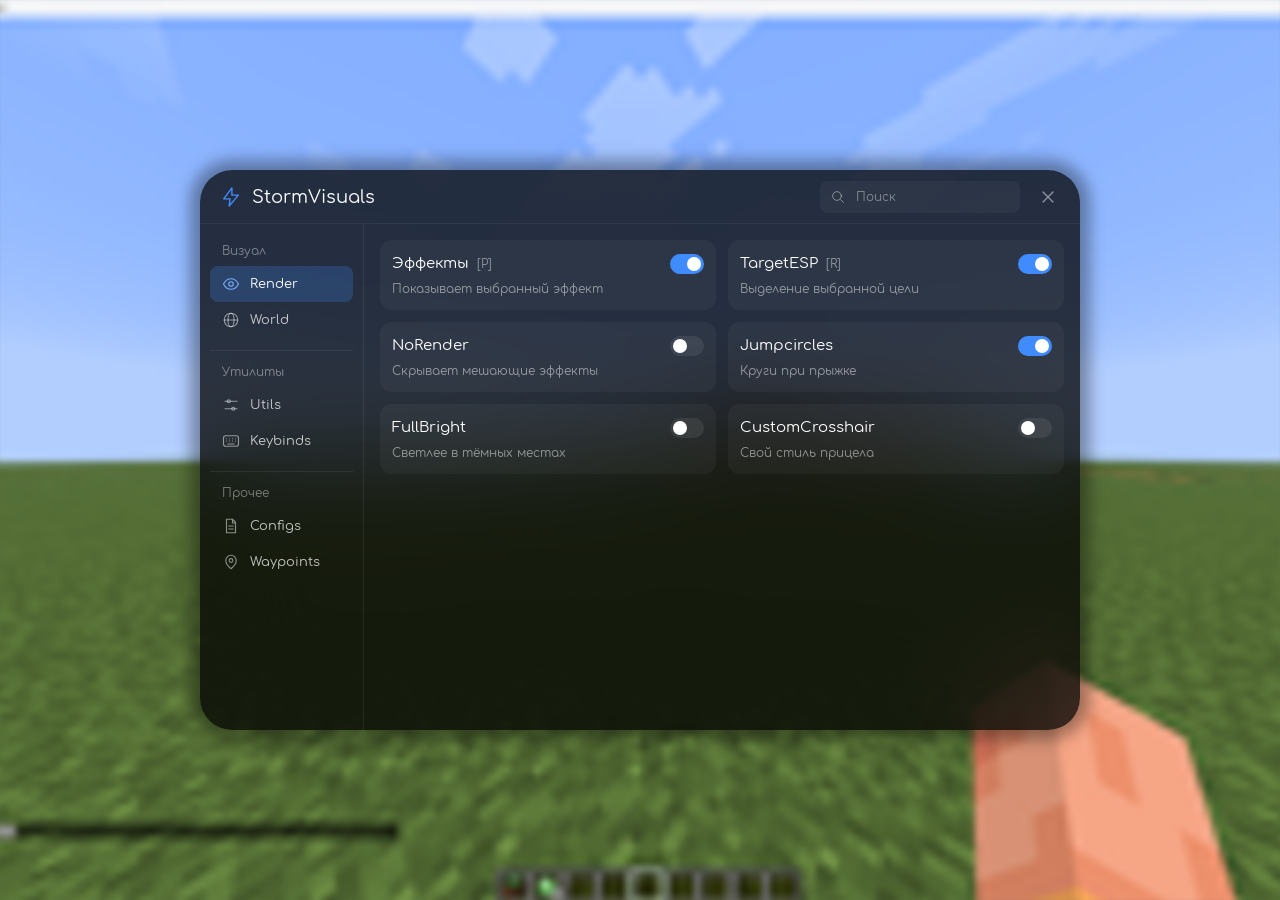
<file: design/index.html>
<!doctype html>
<html lang="ru">
<head>
  <meta charset="utf-8">
  <meta name="viewport" content="width=device-width, initial-scale=1">
  <meta name="color-scheme" content="dark">
  <title>StormVisuals · Click GUI</title>
  <link rel="icon" href="data:,">
  <link rel="stylesheet" href="styles.css">
  <script src="app.js" defer></script>
</head>
<body>
  <svg class="icon-library" xmlns="http://www.w3.org/2000/svg" aria-hidden="true">
    <symbol id="bolt" viewBox="0 0 24 24"><path d="m13 2-9 12h7l-1 8 10-12h-7z"/></symbol>
    <symbol id="eye" viewBox="0 0 24 24"><path d="M2 12s3.5-7 10-7 10 7 10 7-3.5 7-10 7S2 12 2 12Z"/><circle cx="12" cy="12" r="3"/></symbol>
    <symbol id="world" viewBox="0 0 24 24"><circle cx="12" cy="12" r="9"/><ellipse cx="12" cy="12" rx="4" ry="9"/><path d="M3 12h18"/></symbol>
    <symbol id="utils" viewBox="0 0 24 24"><path d="M4 7h16M4 17h16"/><circle cx="9" cy="7" r="2"/><circle cx="15" cy="17" r="2"/></symbol>
    <symbol id="keyboard" viewBox="0 0 24 24"><rect x="2" y="5" width="20" height="14" rx="3"/><path d="M6 9h.01M10 9h.01M14 9h.01M18 9h.01M6 12h.01M10 12h.01M14 12h.01M18 12h.01M8 16h8"/></symbol>
    <symbol id="config" viewBox="0 0 24 24"><path d="M6 3h8l4 4v14H6zM14 3v5h4M9 12h6M9 16h6"/></symbol>
    <symbol id="pin" viewBox="0 0 24 24"><path d="M19 10c0 5-7 11-7 11S5 15 5 10a7 7 0 0 1 14 0Z"/><circle cx="12" cy="10" r="2.5"/></symbol>
    <symbol id="search" viewBox="0 0 24 24"><circle cx="10.5" cy="10.5" r="6.5"/><path d="m16 16 4 4"/></symbol>
    <symbol id="close" viewBox="0 0 24 24"><path d="m6 6 12 12M18 6 6 18"/></symbol>
  </svg>
  <main class="gui" aria-label="StormVisuals Click GUI">
    <header class="header">
      <div class="brand"><svg class="icon brand-icon"><use href="#bolt"/></svg><span>StormVisuals</span></div>
      <label class="search"><svg class="icon"><use href="#search"/></svg><input type="search" placeholder="Поиск" aria-label="Поиск модулей" autocomplete="off" spellcheck="false"></label>
      <button class="close icon-button" aria-label="Закрыть"><svg class="icon"><use href="#close"/></svg></button>
    </header>
    <div class="body">
      <nav class="sidebar" aria-label="Разделы">
        <section class="nav-group"><h2>Визуал</h2>
          <button class="nav-item active" data-category="Render" aria-current="page"><svg class="icon"><use href="#eye"/></svg>Render</button>
          <button class="nav-item" data-category="World"><svg class="icon"><use href="#world"/></svg>World</button>
        </section>
        <section class="nav-group"><h2>Утилиты</h2>
          <button class="nav-item" data-category="Utils"><svg class="icon"><use href="#utils"/></svg>Utils</button>
          <button class="nav-item" data-category="Keybinds"><svg class="icon"><use href="#keyboard"/></svg>Keybinds</button>
        </section>
        <section class="nav-group"><h2>Прочее</h2>
          <button class="nav-item" data-category="Configs"><svg class="icon"><use href="#config"/></svg>Configs</button>
          <button class="nav-item" data-category="Waypoints"><svg class="icon"><use href="#pin"/></svg>Waypoints</button>
        </section>
      </nav>
      <section class="content" aria-label="Модули">
        <div class="columns"><div class="column"></div><div class="column"></div></div>
        <p class="empty" hidden>Нет модулей</p>
      </section>
    </div>
  </main>
  <button class="reopen" hidden>StormVisuals</button>
</body>
</html>
</file>
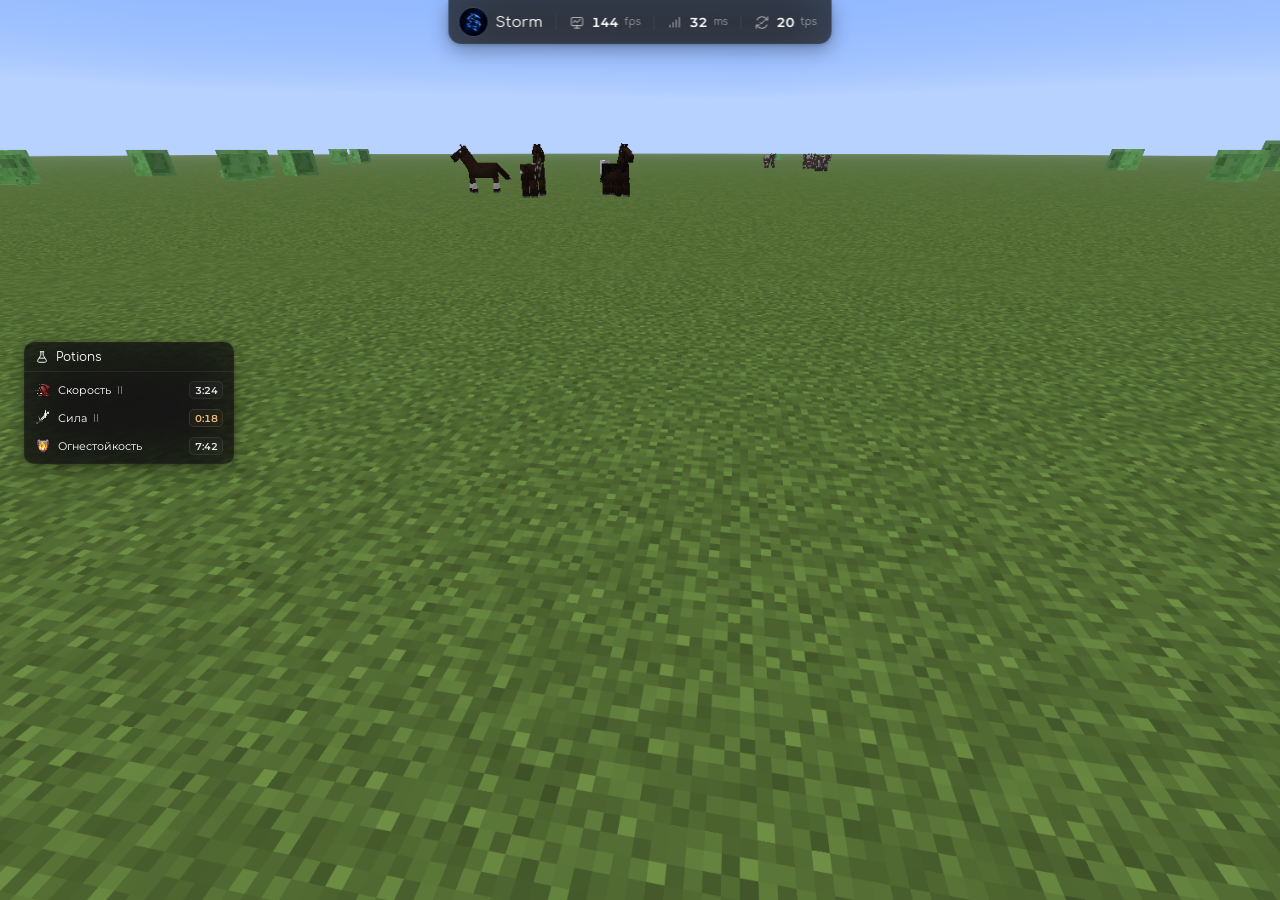
<file: design/hud.html>
<!doctype html>
<html lang="ru">
<head>
  <meta charset="utf-8">
  <meta name="viewport" content="width=device-width, initial-scale=1">
  <meta name="color-scheme" content="dark">
  <title>Storm · HUD — Watermark & Potions</title>
  <link rel="icon" href="data:,">
  <link rel="stylesheet" href="hud.css">
</head>
<body>
  <main class="world" aria-label="Макет HUD на фоне Minecraft">
    <header class="watermark" aria-label="Storm, пример показателей: 144 FPS, 32 миллисекунды, 20 TPS">
      <div class="brand">
        <img class="logo" src="assets/storm-watermark.png" alt="Логотип Storm" width="28" height="28">
        <span>Storm</span>
      </div>
      <span class="divider" aria-hidden="true"></span>
      <div class="metric" title="Частота кадров — пример">
        <svg viewBox="0 0 24 24" aria-hidden="true"><rect x="3" y="4" width="18" height="13" rx="2"/><path d="M8 21h8M12 17v4M6 12l3-3 3 3 5-5"/></svg>
        <span class="value">144</span><span class="unit">fps</span>
      </div>
      <span class="divider" aria-hidden="true"></span>
      <div class="metric" title="Задержка соединения — пример">
        <svg viewBox="0 0 24 24" aria-hidden="true"><path d="M4 19v-3M9 19v-7M14 19V8M19 19V4"/></svg>
        <span class="value">32</span><span class="unit">ms</span>
      </div>
      <span class="divider" aria-hidden="true"></span>
      <div class="metric" title="Частота тиков сервера — пример">
        <svg viewBox="0 0 24 24" aria-hidden="true"><path d="M4 8a9 9 0 0 1 15-2l2 2M21 3v5h-5M20 16a9 9 0 0 1-15 2l-2-2M3 21v-5h5"/><path d="m9 12 2 2 4-4"/></svg>
        <span class="value">20</span><span class="unit">tps</span>
      </div>
    </header>
    <section class="potions" aria-label="Potions — пример активных эффектов">
      <header class="potions-header">
        <svg viewBox="0 0 24 24" aria-hidden="true"><path d="M9 3h6M10 3v6l-5 8a2.5 2.5 0 0 0 2 4h10a2.5 2.5 0 0 0 2-4l-5-8V3M8 14h8"/></svg>
        <h1>Potions</h1>
      </header>
      <ul class="effect-list">
        <li class="effect">
          <img src="assets/potions/speed.png" alt="" width="18" height="18">
          <span class="effect-name">Скорость <span class="effect-level">II</span></span>
          <time class="effect-time" datetime="PT3M24S">3:24</time>
        </li>
        <li class="effect">
          <img src="assets/potions/strength.png" alt="" width="18" height="18">
          <span class="effect-name">Сила <span class="effect-level">II</span></span>
          <time class="effect-time expiring" datetime="PT18S">0:18</time>
        </li>
        <li class="effect">
          <img src="assets/potions/fire_resistance.png" alt="" width="18" height="18">
          <span class="effect-name">Огнестойкость</span>
          <time class="effect-time" datetime="PT7M42S">7:42</time>
        </li>
      </ul>
    </section>
  </main>
</body>
</html>
</file>
<file: design/styles.css>
@font-face{font-family:Comfortaa;src:url('assets/Comfortaa-Regular.ttf') format('truetype');font-weight:400;font-style:normal;font-display:swap}
:root{font-family:Comfortaa,sans-serif;color:#fff;font-synthesis:none;--accent:#408cff;--surface:rgba(255,255,255,.04);--muted:rgba(255,255,255,.5)}
*{box-sizing:border-box}
body{margin:0;min-height:100svh;display:grid;place-items:center;padding:32px;background:#61794a;isolation:isolate}
body::before{content:'';position:fixed;inset:-3px;z-index:-1;background:url('assets/world.png') center/cover no-repeat;filter:blur(2px)}
button,input,select{font:inherit;color:inherit}
button{border:0;cursor:pointer;background:none}
button,input,select{outline:none}
:focus-visible{outline:2px solid var(--accent);outline-offset:3px}
[hidden]{display:none!important}
.icon-library{position:absolute;width:0;height:0;overflow:hidden}
.icon{width:20px;height:20px;fill:none;stroke:currentColor;stroke-width:1.5;stroke-linecap:round;stroke-linejoin:round;flex-shrink:0}
.gui{width:880px;max-width:100%;height:560px;overflow:hidden;border-radius:32px;background:rgba(0,0,0,.75);backdrop-filter:blur(50px);-webkit-backdrop-filter:blur(50px);box-shadow:0 0 15px 10px rgba(0,0,0,.35)}
.header{height:54px;display:flex;align-items:center;gap:12px;padding:0 20px;border-bottom:1px solid rgba(255,255,255,.06)}
.brand{display:flex;align-items:center;gap:10px;font-size:18px;line-height:24px;white-space:nowrap}
.brand-icon{color:var(--accent);width:22px;height:22px}
.search{margin-left:auto;width:200px;height:32px;display:flex;align-items:center;gap:8px;padding:0 10px;background:var(--surface);border-radius:8px;color:rgba(255,255,255,.42)}
.search .icon{width:16px;height:16px}
.search input{font-size:12px;min-width:0;width:100%;background:none;border:0;outline:none}
.search:focus-within{box-shadow:0 0 0 1px var(--accent)}
.search input::placeholder{color:rgba(255,255,255,.42)}
.search input::-webkit-search-cancel-button{cursor:pointer}
.icon-button{width:28px;height:28px;display:grid;place-items:center;border-radius:7px;color:rgba(255,255,255,.5)}
.icon-button:hover{background:var(--surface);color:#fff}
.body{display:flex;height:506px}
.sidebar{flex:0 0 164px;padding:18px 10px;border-right:1px solid rgba(255,255,255,.07)}
.nav-group+.nav-group{margin-top:12px;padding-top:12px;border-top:1px solid rgba(255,255,255,.07)}
.nav-group h2{margin:0 0 6px;padding:0 12px;color:rgba(255,255,255,.42);font-size:12px;line-height:18px;font-weight:400}
.nav-item{width:100%;height:36px;display:flex;align-items:center;gap:10px;padding:0 12px;border-radius:8px;color:rgba(255,255,255,.75);font-size:13px;text-align:left;transition:background .12s,color .12s}
.nav-item .icon{width:18px;height:18px;color:rgba(255,255,255,.5)}
.nav-item:hover{background:rgba(255,255,255,.04);color:#fff}
.nav-item.active{background:rgba(64,140,255,.22);color:#fff}
.nav-item.active .icon{color:#78adff}
.content{flex:1;min-width:0;padding:16px;overflow-y:auto;scrollbar-width:thin;scrollbar-color:rgba(255,255,255,.2) transparent}
.columns{display:grid;grid-template-columns:repeat(2,minmax(0,1fr));gap:12px}
.column{display:flex;flex-direction:column;gap:12px;min-width:0}
.card{background:var(--surface);border-radius:12px;overflow:hidden;flex-shrink:0;transition:background .12s}
.card:hover{background:rgba(255,255,255,.06)}
.card.expanded{background:rgba(255,255,255,.055)}
.card-summary{padding:12px;cursor:pointer;min-height:70px}
.card-heading{display:flex;align-items:center;gap:8px;min-height:24px}
.module-title{font-size:15px;line-height:24px;white-space:nowrap}
.keybind{font-size:12px;line-height:18px;color:rgba(255,255,255,.48)}
.switch{position:relative;width:34px;height:20px;border-radius:20px;background:rgba(255,255,255,.08);flex-shrink:0;transition:background .15s}
.card-heading>.switch{margin-left:auto}
.switch::after{content:'';position:absolute;width:14px;height:14px;border-radius:50%;left:3px;top:3px;background:#fff;transition:transform .15s}
.switch[aria-checked=true]{background:var(--accent)}
.switch[aria-checked=true]::after{transform:translateX(14px)}
.description{margin:4px 0 0;color:var(--muted);font-size:12px;line-height:18px}
.settings{margin:0 14px;padding:12px 0 14px;border-top:1px solid rgba(255,255,255,.07);display:flex;flex-direction:column;gap:12px;font-size:12px;line-height:18px}
.setting{display:flex;align-items:center;justify-content:space-between;gap:10px;min-height:24px}
.setting>span{color:rgba(255,255,255,.8)}
.setting select{width:152px;height:28px;padding:0 8px;background:rgba(255,255,255,.06);border:0;border-radius:6px;font-size:11px}
option{background:#202326;color:#fff}
.slider-setting{display:flex;flex-direction:column;gap:8px}
.slider-label{display:flex;justify-content:space-between;color:rgba(255,255,255,.8)}
output{color:var(--muted);font-size:11px}
input[type=range]{appearance:none;width:100%;height:4px;margin:5px 0;background:linear-gradient(to right,var(--accent) 0 var(--fill,33.33%),rgba(255,255,255,.12) var(--fill,33.33%) 100%);border-radius:4px;cursor:pointer}
input[type=range]::-webkit-slider-thumb{appearance:none;width:12px;height:12px;background:white;border-radius:50%;box-shadow:0 1px 4px #0005}
input[type=range]::-moz-range-thumb{width:12px;height:12px;background:white;border:0;border-radius:50%}
.empty{margin:14px 0;color:var(--muted);font-size:13px;text-align:center}
.reopen{padding:14px 22px;border-radius:12px;background:rgba(0,0,0,.75);backdrop-filter:blur(30px);font-size:16px}
@media(max-width:720px){body{padding:16px}.gui{height:min(650px,calc(100svh - 32px));border-radius:24px}.body{height:calc(100% - 54px)}.sidebar{flex-basis:144px;padding:16px 8px}.content{padding:16px}.columns{grid-template-columns:1fr}.brand{font-size:15px}.search{width:160px}.header{padding:0 16px}.module-title{font-size:14px}}
@media(max-width:440px){body{padding:8px}.gui{height:calc(100svh - 16px)}.brand-icon{display:none}.header{gap:8px;padding:0 12px}.search{width:110px}.sidebar{flex-basis:112px;padding:16px 6px}.nav-item{padding:0 6px;gap:6px;font-size:11px}.nav-group h2{padding:0 6px}.content{padding:12px}.setting{align-items:flex-start;flex-wrap:wrap}.setting select{width:100%}.module-title{font-size:12px}.keybind{font-size:10px}.card-summary{padding:12px}.card-heading{gap:5px}.description{font-size:10px}.switch{width:30px;height:18px}.switch::after{width:12px;height:12px}.switch[aria-checked=true]::after{transform:translateX(12px)}}
@media(prefers-reduced-motion:reduce){*{transition:none!important}}
</file>
<file: design/hud.css>
@font-face{font-family:Comfortaa;src:url('assets/Comfortaa-Regular.ttf') format('truetype');font-weight:400;font-display:swap}
@font-face{font-family:Montserrat;src:url('assets/Montserrat-SemiBold.ttf') format('truetype');font-weight:600;font-display:swap}
@font-face{font-family:Montserrat;src:url('assets/Montserrat-Regular.ttf') format('truetype');font-weight:400;font-display:swap}
:root{color-scheme:dark;font-family:Comfortaa,sans-serif;font-synthesis:none;color:#fff;--glass:rgba(8,8,8,.62);--muted:rgba(255,255,255,.5)}
*{box-sizing:border-box}
html,body{margin:0;min-height:100%;background:#121212}
.world{min-height:100svh;background:url('assets/hud-world.png') center/cover no-repeat}
.watermark{position:fixed;top:0;left:50%;transform:translateX(-50%);display:flex;align-items:center;gap:13px;height:44px;padding:0 15px 0 11px;border-radius:0 0 13px 13px;background:var(--glass);backdrop-filter:blur(28px) grayscale(1) brightness(.48);-webkit-backdrop-filter:blur(28px) grayscale(1) brightness(.48);box-shadow:0 6px 20px #00000052,0 1px 4px #00000033,inset 0 -1px 0 #ffffff08;white-space:nowrap}
.brand{display:flex;align-items:center;gap:8px;font-size:15px;line-height:1}
.logo{display:block;width:28px;height:28px;border-radius:50%;object-fit:cover;box-shadow:0 0 0 1px #408cff26}
.divider{width:1px;height:15px;background:#ffffff12}
.metric{display:flex;align-items:center;gap:6px;line-height:1}
.metric svg{width:15px;height:15px;fill:none;stroke:#ffffff94;stroke-width:1.65;stroke-linecap:round;stroke-linejoin:round;margin-right:1px}
.value{font-family:Montserrat,sans-serif;font-size:13px;font-weight:600;font-variant-numeric:tabular-nums}
.unit{font-size:10px;color:var(--muted)}
@media(max-width:380px){.watermark{gap:9px;padding-right:11px}.brand{font-size:14px;gap:6px}.metric{gap:4px}.metric svg{width:14px;height:14px}.logo{width:25px;height:25px}}
.potions{position:fixed;left:24px;top:38vh;width:210px;border-radius:10px;background:var(--glass);backdrop-filter:blur(28px) grayscale(1) brightness(.48);-webkit-backdrop-filter:blur(28px) grayscale(1) brightness(.48);box-shadow:0 6px 20px #00000052,0 1px 4px #00000033,inset 0 0 0 1px #ffffff05;overflow:hidden}
.potions-header{height:30px;display:flex;align-items:center;gap:7px;padding:0 11px;border-bottom:1px solid #ffffff0f}
.potions-header svg{width:14px;height:14px;fill:none;stroke:#fff;stroke-width:1.65;stroke-linecap:round;stroke-linejoin:round}
.potions-header h1{margin:0;font-size:12px;line-height:18px;font-weight:400}
.effect-list{list-style:none;margin:0;padding:5px;display:flex;flex-direction:column;gap:2px}
.effect{display:flex;align-items:center;gap:7px;height:26px;padding:0 6px;border-radius:6px;transition:background .18s ease}
.effect:hover{background:#ffffff06}
.effect img{display:block;flex-shrink:0;width:16px;height:16px;image-rendering:pixelated}
.effect-name{font-family:Montserrat,sans-serif;font-weight:400;font-size:11px;line-height:16px;white-space:nowrap}
.effect-level{margin-left:3px;font-family:Comfortaa,sans-serif;font-size:10px;color:#ffffff80}
.effect-time{margin-left:auto;flex-shrink:0;display:grid;place-items:center;min-width:34px;height:18px;padding:0 4px;border:1px solid #ffffff14;border-radius:5px;background:#ffffff07;font-family:Montserrat,sans-serif;font-size:10px;font-weight:600;font-variant-numeric:tabular-nums;color:#ffffffe0}
.effect-time.expiring{color:#edba7c;border-color:#edba7c24;background:#edba7c09}
@media(max-width:380px){.potions{left:12px;top:32vh}}
@media(prefers-reduced-motion:reduce){.effect{transition:none}}
</file>
